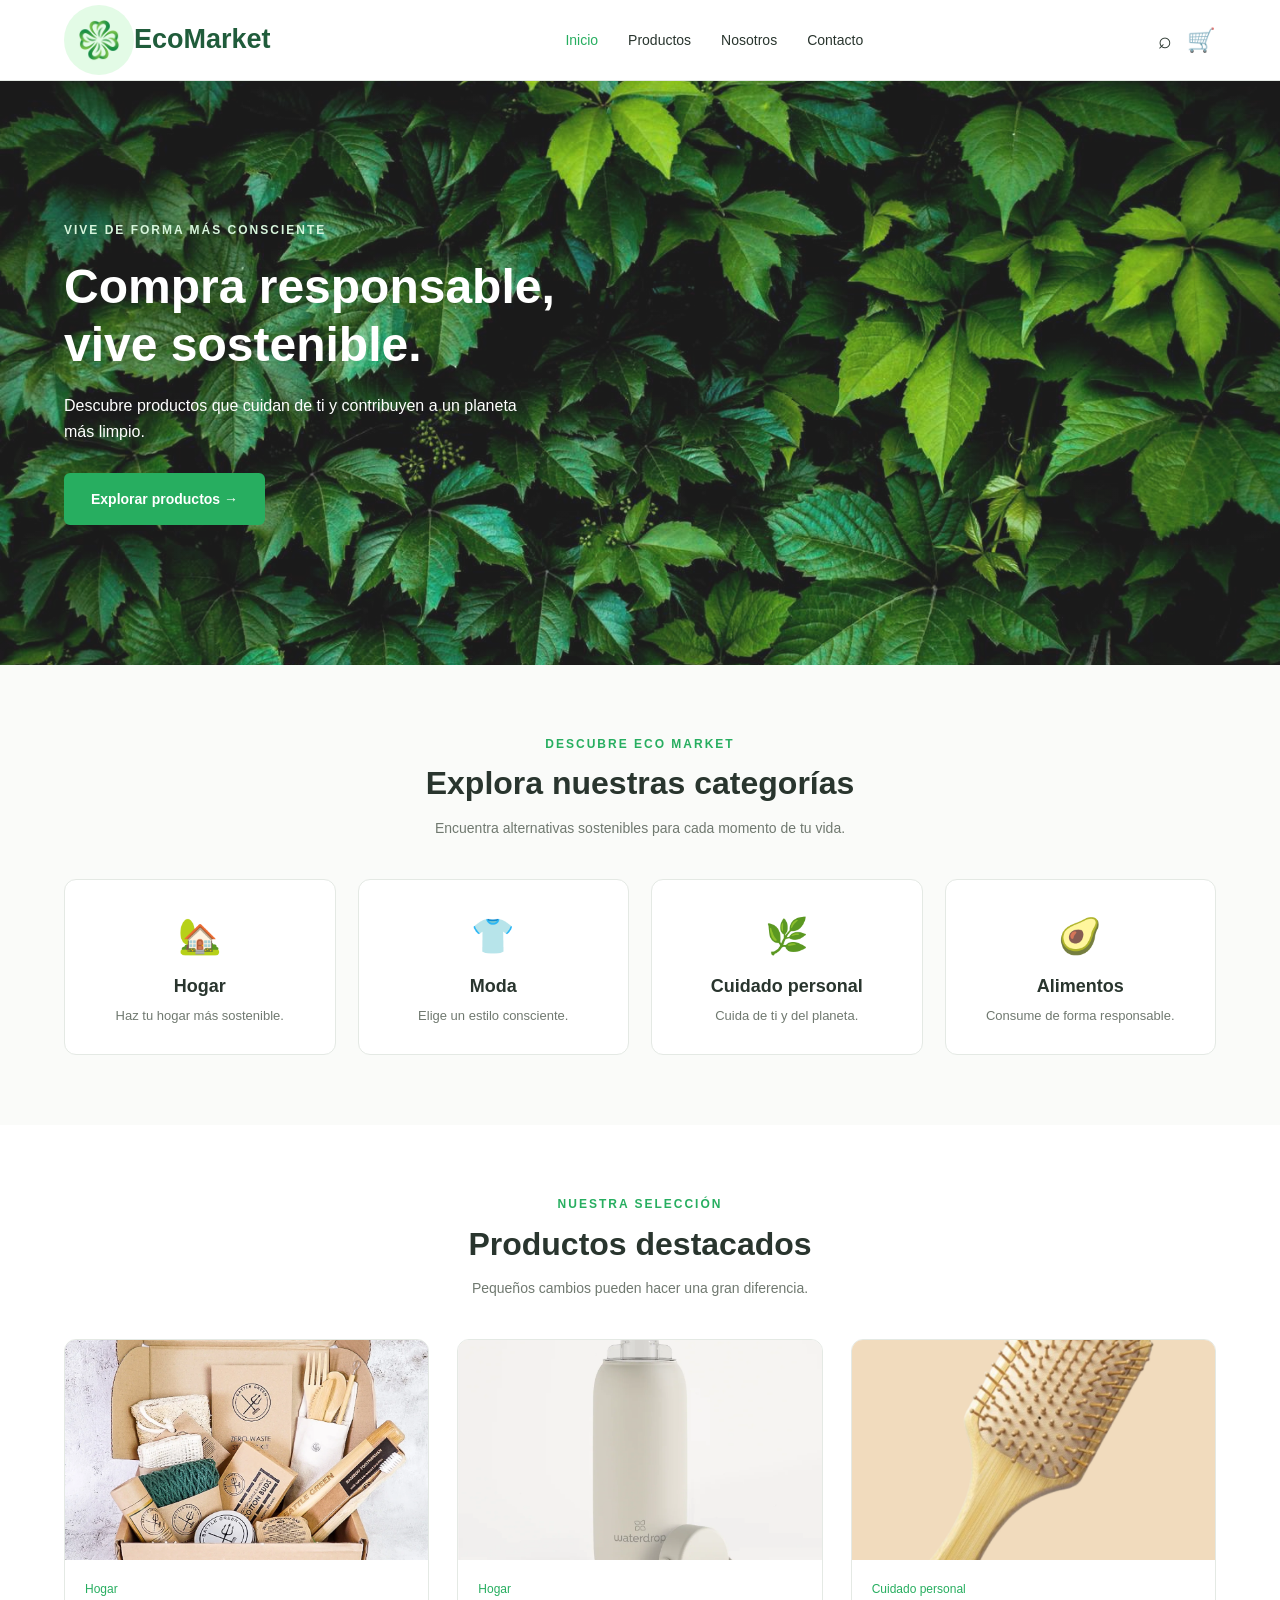
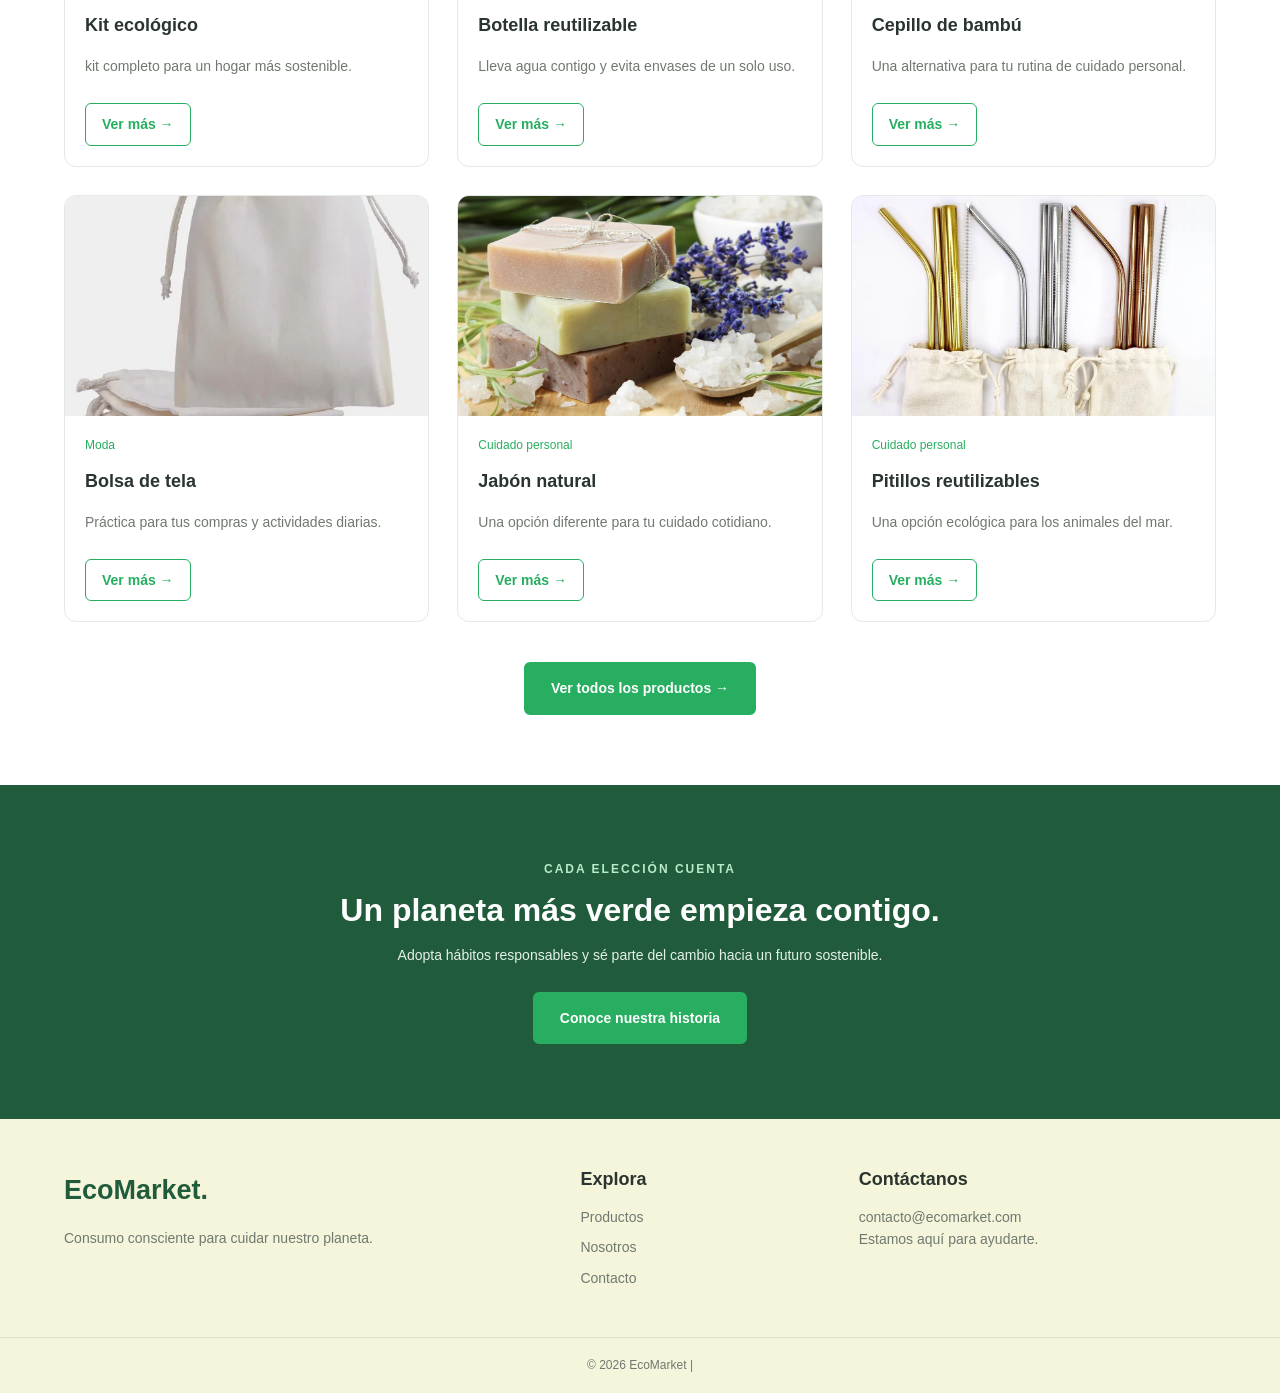
<file: index.html>
<!DOCTYPE html>
<html lang="es">

<head>
    <meta charset="UTF-8">
    <meta name="viewport" content="width=device-width, initial-scale=1.0">

    <meta name="description" content="EcoMarket: productos ecológicos para una vida más sostenible.">

    <title>EcoMarket | Compra responsable</title>

    <link rel="stylesheet" href="css/main.css">
    <link rel="stylesheet" href="css/layout.css">
    <link rel="stylesheet" href="css/components.css">
    <link rel="stylesheet" href="css/animations.css">
</head>

<body>

    <header class="header">
        <div class="contenedor header-contenido">


    <a href="index.html" class="logo">
    <img src="img/icons/logo.png" alt="Logo EcoMarket">
    <span>EcoMarket</span>
    </a>


            <nav class="menu">
                <a href="index.html" class="activo">Inicio</a>
                <a href="views/productos.html">Productos</a>
                <a href="views/sobre-nosotros.html">Nosotros</a>
                <a href="views/contacto.html">Contacto</a>
            </nav>

            <div class="accesos">
                <a href="views/productos.html#buscador"
                   aria-label="Buscar productos">⌕</a>

                <a href="views/productos.html#catalogo"
                   aria-label="Ir al catálogo">🛒</a>
            </div>

        </div>
    </header>



    <main>

        <section class="hero">
            <div class="contenedor hero-contenido">

                <p class="etiqueta">VIVE DE FORMA MÁS CONSCIENTE</p>

                <h1>Compra responsable,<br>vive sostenible.</h1>

                <p>
                    Descubre productos que cuidan de ti
                    y contribuyen a un planeta más limpio.
                </p>

                <a href="views/productos.html" class="boton">
                    Explorar productos →
                </a>

            </div>
        </section>

        <section class="categorias seccion">
            <div class="contenedor">

                <div class="titulo-seccion">
                    <p class="etiqueta">DESCUBRE ECO MARKET</p>
                    <h2>Explora nuestras categorías</h2>
                    <p>
                        Encuentra alternativas sostenibles
                        para cada momento de tu vida.
                    </p>
                </div>

                <div class="categorias-grid">

                    <a href="views/productos.html#hogar"
                       class="categoria">
                        <span>🏡</span>
                        <h3>Hogar</h3>
                        <p>Haz tu hogar más sostenible.</p>
                    </a>

                    <a href="views/productos.html#moda"
                       class="categoria">
                        <span>👕</span>
                        <h3>Moda</h3>
                        <p>Elige un estilo consciente.</p>
                    </a>

                    <a href="views/productos.html#cuidado"
                       class="categoria">
                        <span>🌿</span>
                        <h3>Cuidado personal</h3>
                        <p>Cuida de ti y del planeta.</p>
                    </a>

                    <a href="views/productos.html#alimentos"
                       class="categoria">
                        <span>🥑</span>
                        <h3>Alimentos</h3>
                        <p>Consume de forma responsable.</p>
                    </a>

                </div>

            </div>
        </section>

        <section class="productos seccion">
            <div class="contenedor">

                <div class="titulo-seccion">
                    <p class="etiqueta">NUESTRA SELECCIÓN</p>
                    <h2>Productos destacados</h2>
                    <p>
                        Pequeños cambios pueden hacer
                        una gran diferencia.
                    </p>
                </div>

                <div class="productos-grid">

                    <article class="tarjeta-producto">
                        <img src="img/products/kit-ecologico.jpg"
                             alt="Kit ecológico para el hogar">

                        <div class="producto-info">
                            <p class="categoria-producto">Hogar</p>
                            <h3>Kit ecológico</h3>
                            <p>
                                kit completo para un hogar más sostenible.
                            </p>
                            <a href="views/productos.html"
                               class="boton-secundario">Ver más →</a>
                        </div>
                    </article>

                    <article class="tarjeta-producto">
                        <img src="img/products/botella.jpg"
                             alt="Botella reutilizable para agua">

                        <div class="producto-info">
                            <p class="categoria-producto">Hogar</p>
                            <h3>Botella reutilizable</h3>
                            <p>
                                Lleva agua contigo y evita
                                envases de un solo uso.
                            </p>
                            <a href="views/productos.html"
                               class="boton-secundario">Ver más →</a>
                        </div>
                    </article>

                    <article class="tarjeta-producto">
                        <img src="img/products/cepillo.jpg"
                             alt="Cepillo de dientes de bambú">

                        <div class="producto-info">
                            <p class="categoria-producto">Cuidado personal</p>
                            <h3>Cepillo de bambú</h3>
                            <p>
                                Una alternativa para tu rutina
                                de cuidado personal.
                            </p>
                            <a href="views/productos.html"
                               class="boton-secundario">Ver más →</a>
                        </div>
                    </article>

                    <article class="tarjeta-producto">
                        <img src="img/products/bolsa-tela.jpg"
                             alt="Bolsa de tela reutilizable">

                        <div class="producto-info">
                            <p class="categoria-producto">Moda</p>
                            <h3>Bolsa de tela</h3>
                            <p>
                                Práctica para tus compras
                                y actividades diarias.
                            </p>
                            <a href="views/productos.html"
                               class="boton-secundario">Ver más →</a>
                        </div>
                    </article>

                    <article class="tarjeta-producto">
                        <img src="img/products/jabon-natural.jpg"
                             alt="Jabón de ingredientes naturales">

                        <div class="producto-info">
                            <p class="categoria-producto">Cuidado personal</p>
                            <h3>Jabón natural</h3>
                            <p>
                                Una opción diferente para
                                tu cuidado cotidiano.
                            </p>
                            <a href="views/productos.html"
                               class="boton-secundario">Ver más →</a>
                        </div>
                    </article>

                    <article class="tarjeta-producto">
                        <img src="img/products/pitillos-reutilizables.jpg"
                             alt="Pitillos reutilizables">

                        <div class="producto-info">
                            <p class="categoria-producto">Cuidado personal</p>
                            <h3>Pitillos reutilizables</h3>
                            <p>
                                Una opción ecológica para los animales del mar.
                            </p>
                            <a href="views/productos.html"
                               class="boton-secundario">Ver más →</a>
                        </div>
                    </article>

                </div>

                <div class="centrar">
                    <a href="views/productos.html" class="boton">
                        Ver todos los productos →
                    </a>
                </div>

            </div>
        </section>


        <section class="mensaje-ecologico">
            <div class="contenedor">

                <p class="etiqueta">CADA ELECCIÓN CUENTA</p>

                <h2>Un planeta más verde empieza contigo.</h2>

                <p>
                    Adopta hábitos responsables y sé parte
                    del cambio hacia un futuro sostenible.
                </p>

                <a href="views/sobre-nosotros.html" class="boton">
                    Conoce nuestra historia
                </a>

            </div>
        </section>

    </main>


    <footer class="footer">
        <div class="contenedor footer-grid">

            <div class="footer-marca">
                <a href="index.html" class="logo logo-footer">
                    EcoMarket<span>.</span>
                </a>

                <p>
                    Consumo consciente para cuidar
                    nuestro planeta.
                </p>
            </div>

            <div class="footer-enlaces">
                <h3>Explora</h3>
                <a href="views/productos.html">Productos</a>
                <a href="views/sobre-nosotros.html">Nosotros</a>
                <a href="views/contacto.html">Contacto</a>
            </div>

            <div class="footer-contacto">
                <h3>Contáctanos</h3>
                <p>contacto@ecomarket.com</p>
                <p>Estamos aquí para ayudarte.</p>
            </div>

        </div>

        <div class="footer-final">
            <p>© 2026 EcoMarket | </p>
        </div>
    </footer>

</body>
</html>
</file>
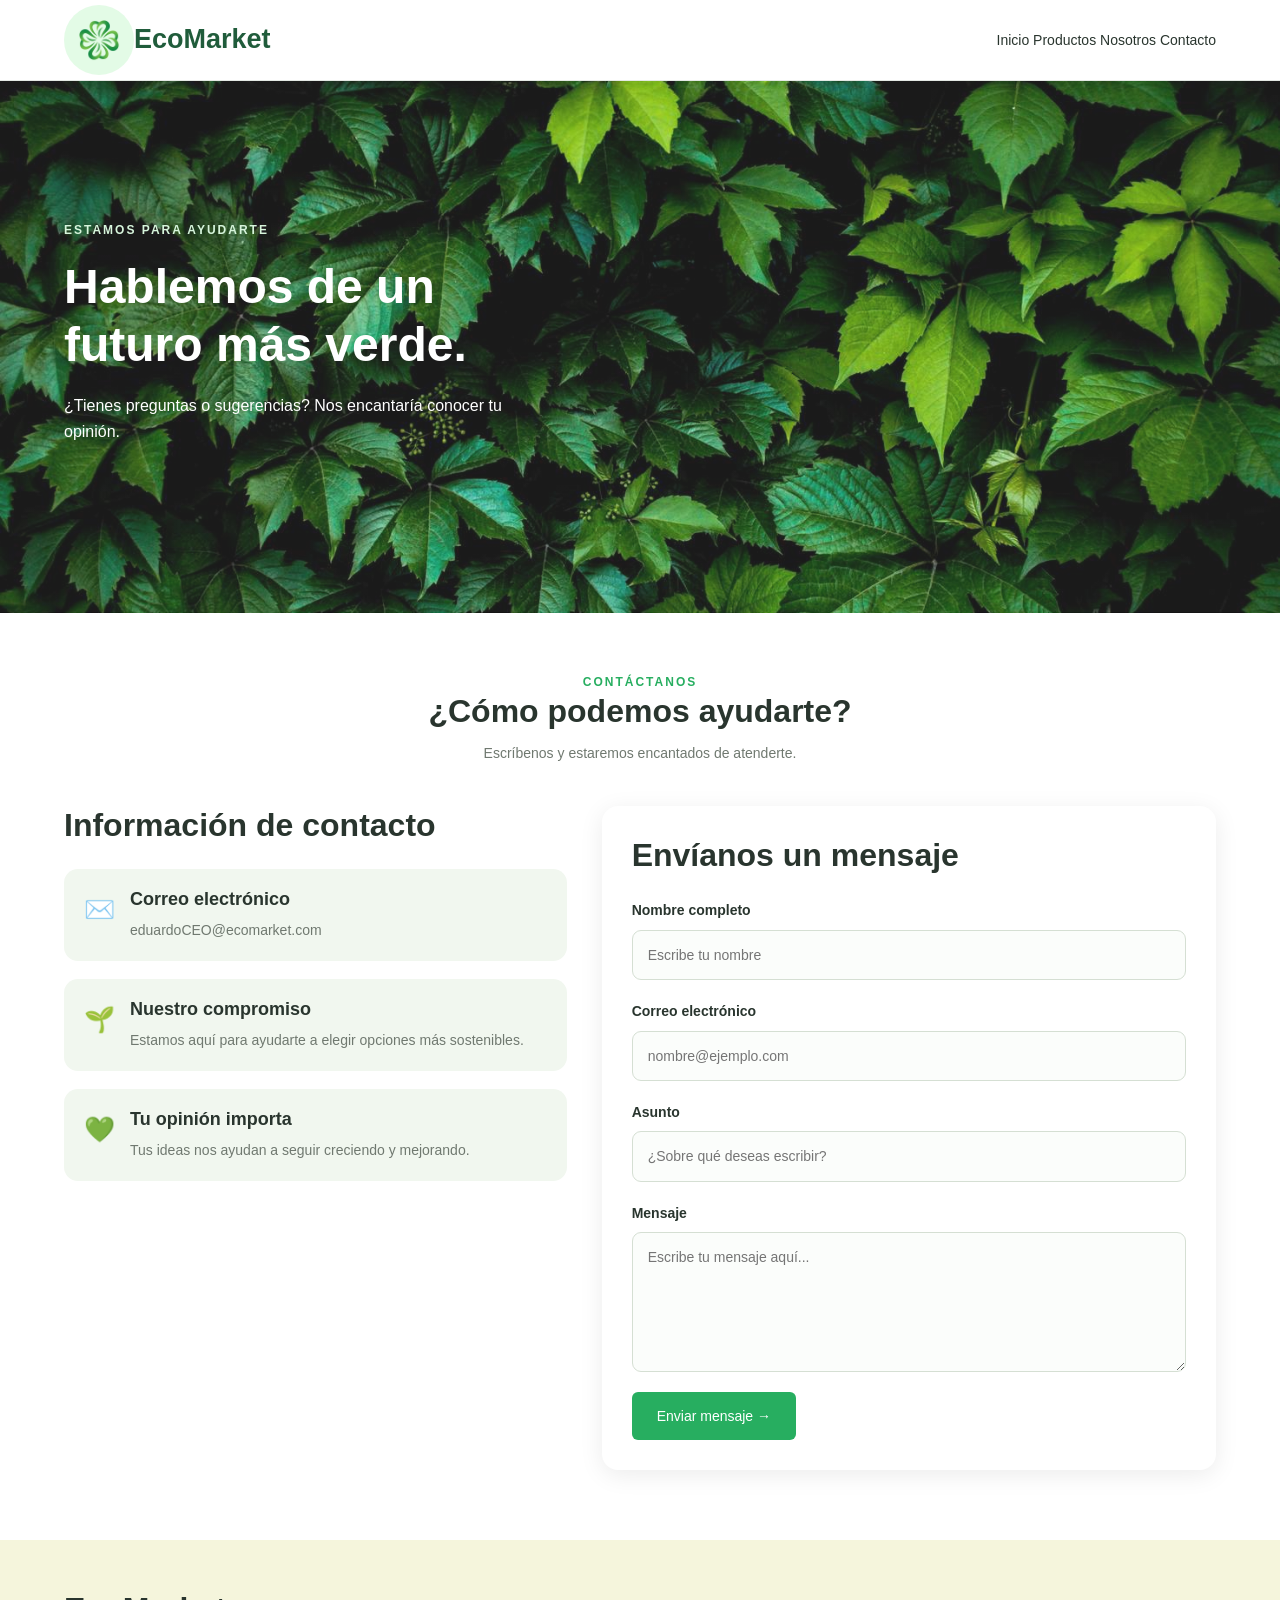
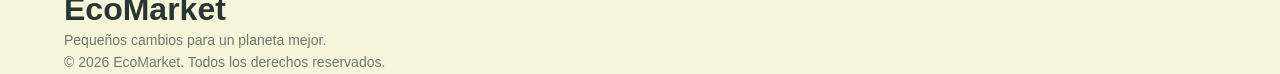
<file: views/contacto.html>
<!DOCTYPE html>
<html lang="es">
<head>
    <meta charset="UTF-8">
    <meta name="viewport" content="width=device-width, initial-scale=1.0">
    <title>Contacto | EcoMarket</title>
    <link rel="stylesheet" href="../css/main.css">
    <link rel="stylesheet" href="../css/layout.css">
    <link rel="stylesheet" href="../css/components.css">
    <link rel="stylesheet" href="../css/animations.css">
</head>
<body>

    <header class="header">
        <div class="contenedor header-contenido">

        <a href="../index.html" class="logo">
                <img src="../img/icons/logo.png"
                <span>EcoMarket</span>
        </a>

            <nav class="navegacion">
                <a href="../index.html">Inicio</a>
                <a href="productos.html">Productos</a>
                <a href="sobre-nosotros.html">Nosotros</a>
                <a href="contacto.html">Contacto</a>
            </nav>
        </div>
    </header>

    <main>
        <section class="hero">
            <div class="contenedor hero-contenido">
                <p class="etiqueta">ESTAMOS PARA AYUDARTE</p>

                <h1>Hablemos de un<br>futuro más verde.</h1>

                <p>
                    ¿Tienes preguntas o sugerencias?
                    Nos encantaría conocer tu opinión.
                </p>
            </div>
        </section>

        <section class="seccion contacto-seccion">
            <div class="contenedor">
                <div class="contacto-encabezado">
                    <p class="etiqueta">CONTÁCTANOS</p>
                    <h2>¿Cómo podemos ayudarte?</h2>
                    <p>
                        Escríbenos y estaremos encantados de atenderte.
                    </p>
                </div>

                <div class="contacto-contenido">
                    <div class="contacto-informacion">
                        <h2>Información de contacto</h2>

                        <article class="contacto-tarjeta">
                            <div class="contacto-icono">✉️</div>
                            <div>
                                <h3>Correo electrónico</h3>
                                <p>eduardoCEO@ecomarket.com</p>
                            </div>
                        </article>

                        <article class="contacto-tarjeta">
                            <div class="contacto-icono">🌱</div>
                            <div>
                                <h3>Nuestro compromiso</h3>
                                <p>
                                    Estamos aquí para ayudarte a elegir
                                    opciones más sostenibles.
                                </p>
                            </div>
                        </article>

                        <article class="contacto-tarjeta">
                            <div class="contacto-icono">💚</div>
                            <div>
                                <h3>Tu opinión importa</h3>
                                <p>
                                    Tus ideas nos ayudan a seguir creciendo
                                    y mejorando.
                                </p>
                            </div>
                        </article>
                    </div>

                    <div class="formulario-contenedor">
                        <h2>Envíanos un mensaje</h2>

                        <form class="formulario-contacto" action="#" method="post">
                            <div class="campo-formulario">
                                <label for="nombre">Nombre completo</label>
                                <input
                                    type="text"
                                    id="nombre"
                                    name="nombre"
                                    placeholder="Escribe tu nombre"
                                    required
                                >
                            </div>

                            <div class="campo-formulario">
                                <label for="correo">Correo electrónico</label>
                                <input
                                    type="email"
                                    id="correo"
                                    name="correo"
                                    placeholder="nombre@ejemplo.com"
                                    required
                                >
                            </div>

                            <div class="campo-formulario">
                                <label for="asunto">Asunto</label>
                                <input
                                    type="text"
                                    id="asunto"
                                    name="asunto"
                                    placeholder="¿Sobre qué deseas escribir?"
                                    required
                                >
                            </div>

                            <div class="campo-formulario">
                                <label for="mensaje">Mensaje</label>
                                <textarea
                                    id="mensaje"
                                    name="mensaje"
                                    rows="5"
                                    placeholder="Escribe tu mensaje aquí..."
                                    required
                                ></textarea>
                            </div>

                            <button type="submit" class="boton">
                                Enviar mensaje →
                            </button>
                        </form>
                    </div>
                </div>
            </div>
        </section>
    </main>

    <footer class="footer">
        <div class="contenedor">
            <h2>EcoMarket</h2>
            <p>Pequeños cambios para un planeta mejor.</p>
            <p>© 2026 EcoMarket. Todos los derechos reservados.</p>
        </div>
    </footer>

</body>
</html>
</file>
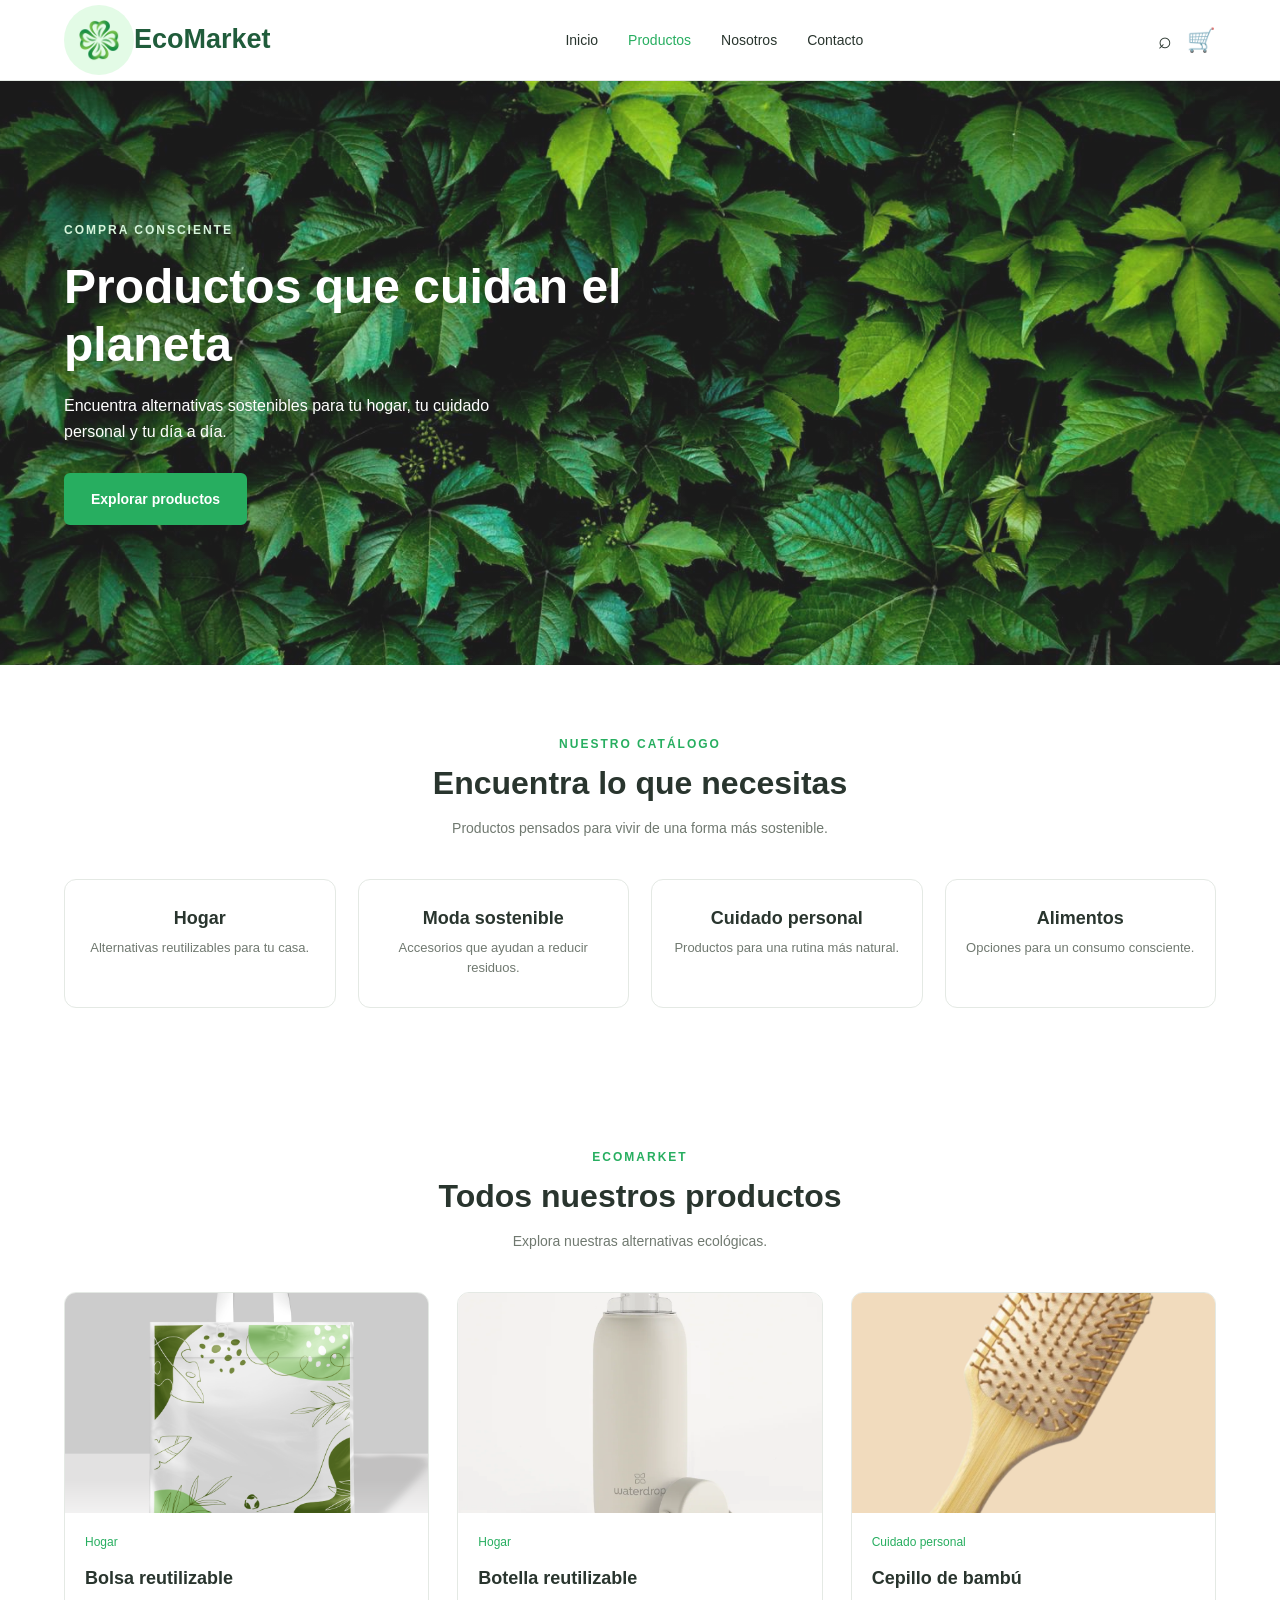
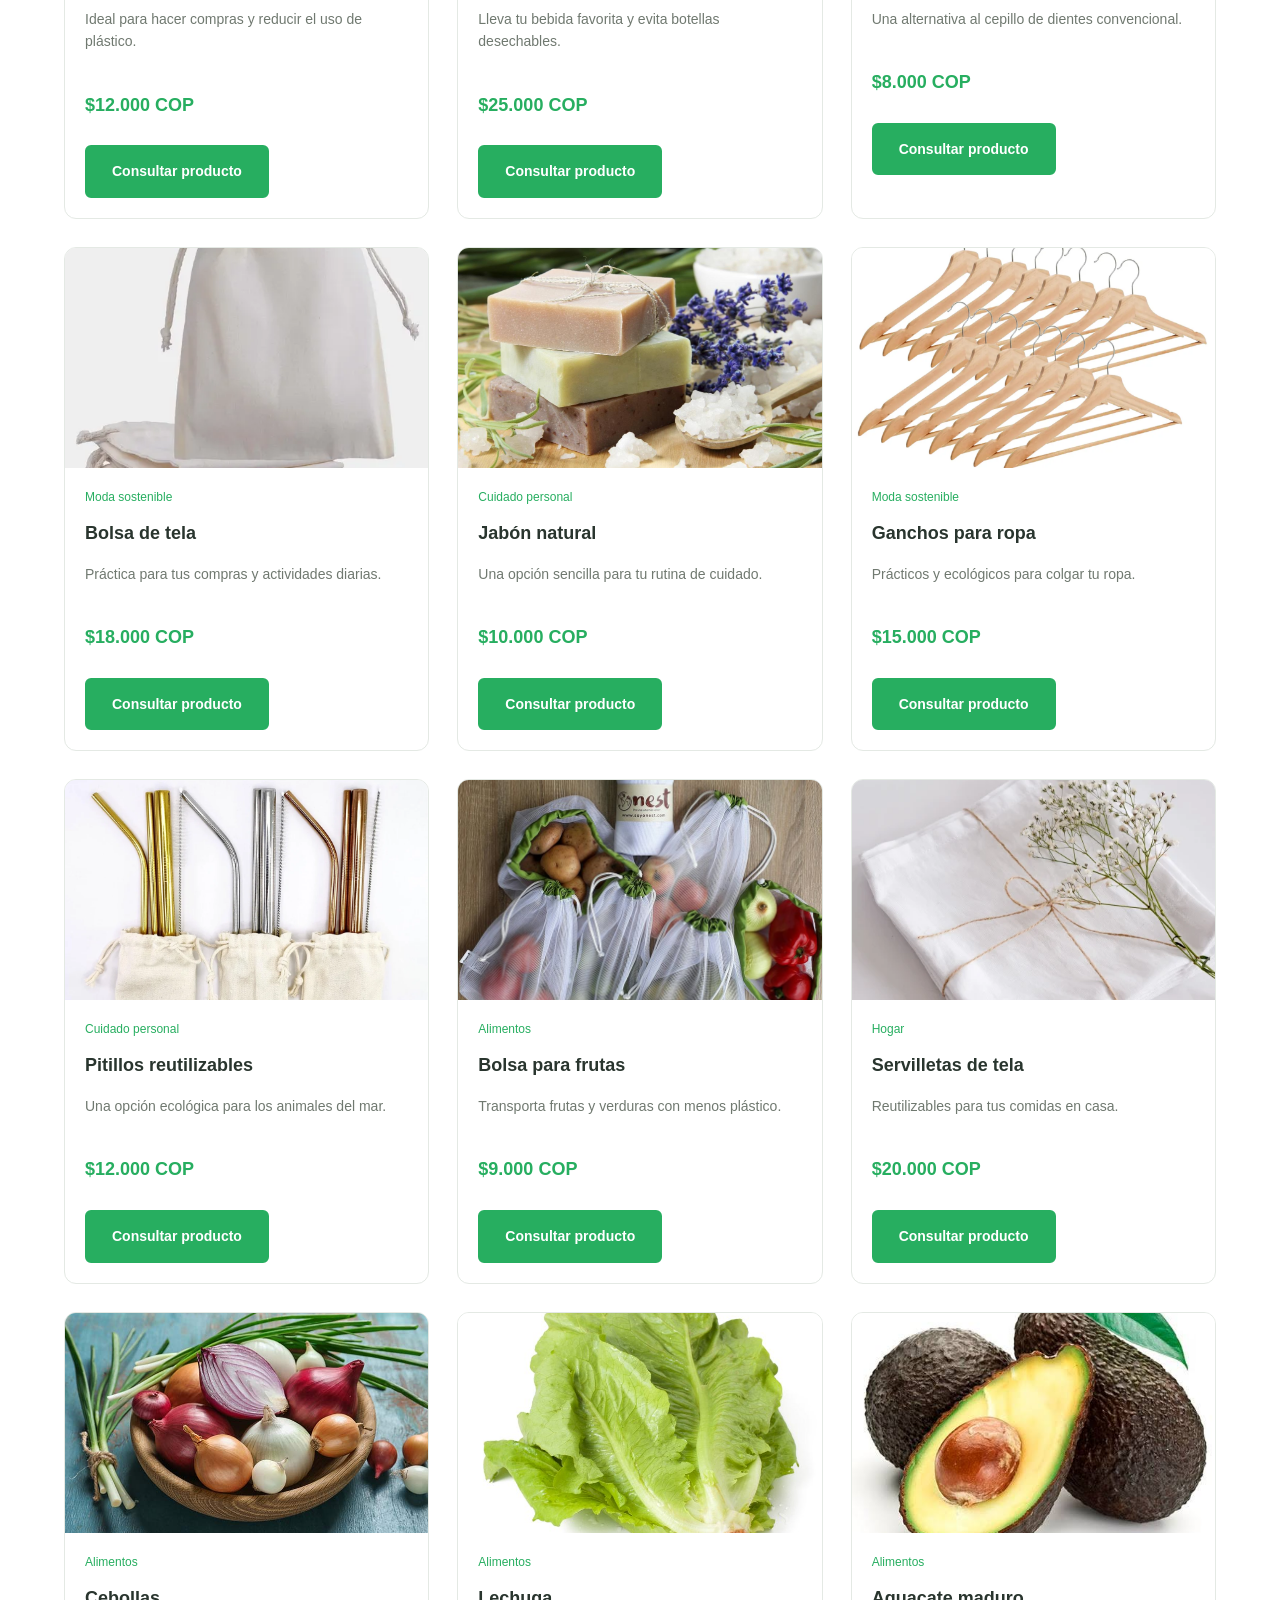
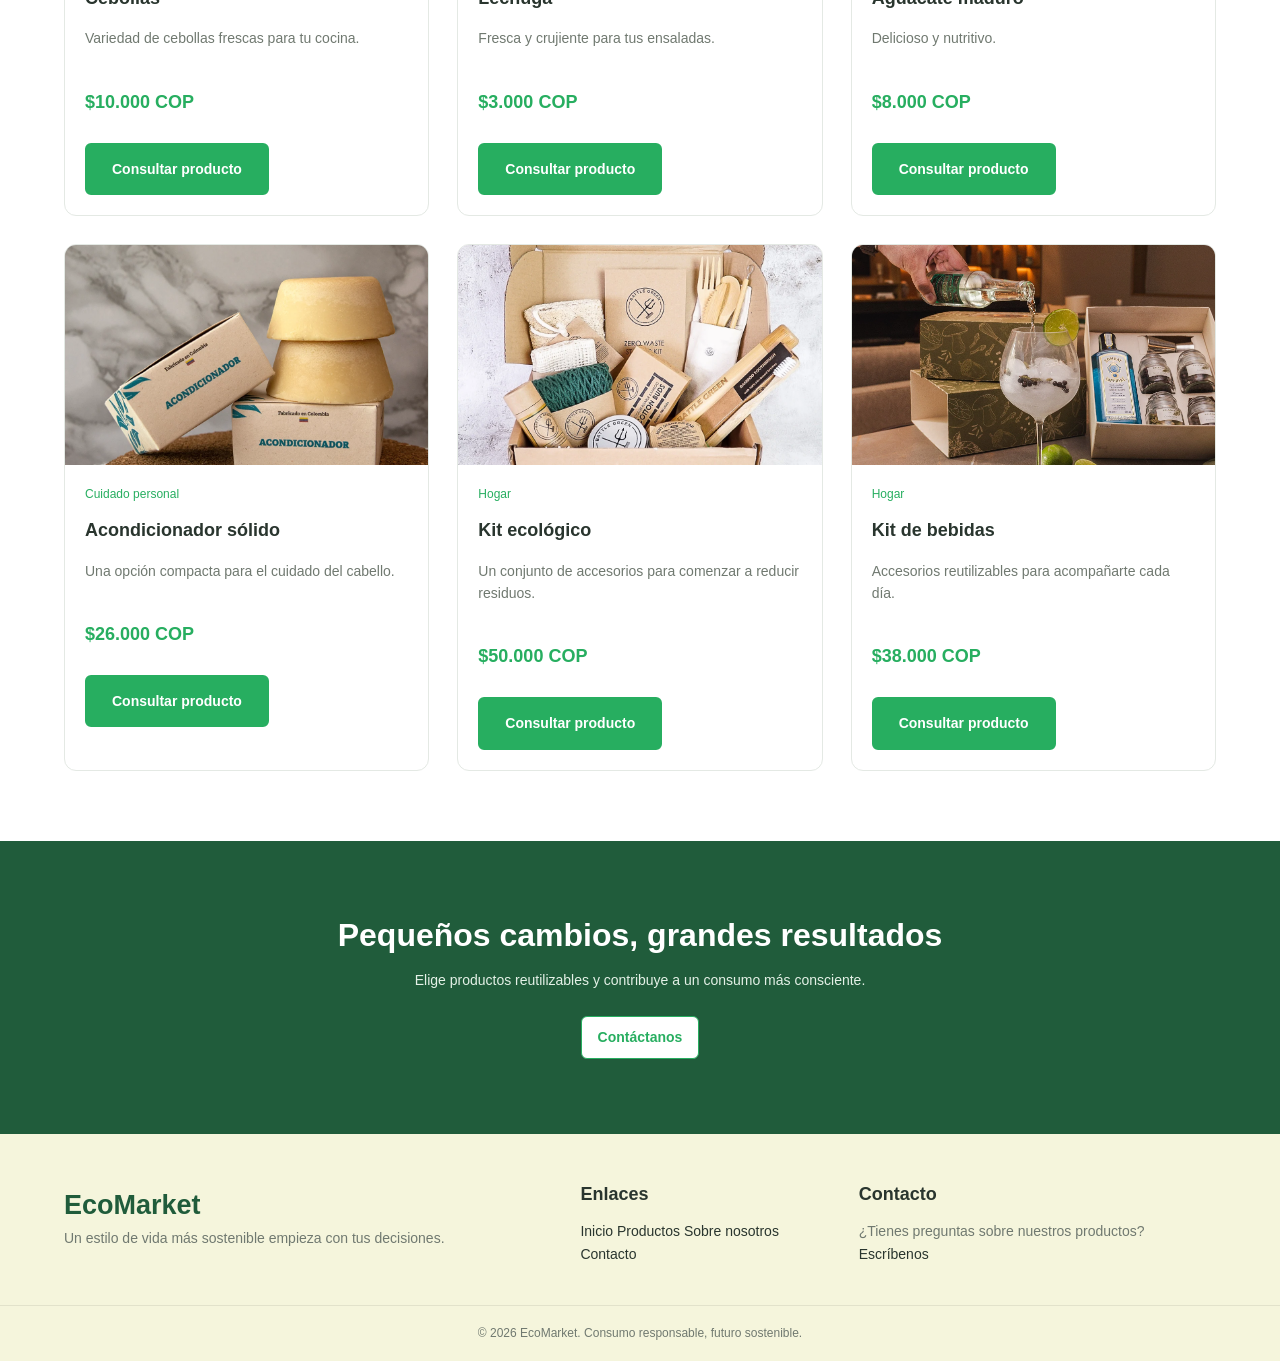
<file: views/productos.html>
<!DOCTYPE html>
<html lang="es">
<head>
    <meta charset="UTF-8">
    <meta name="viewport" content="width=device-width, initial-scale=1.0">
    <meta name="description" content="Descubre los productos ecológicos de EcoMarket para un estilo de vida sostenible.">
    <title>Productos | EcoMarket</title>
    <link rel="stylesheet" href="../css/main.css">
    <link rel="stylesheet" href="../css/layout.css">
    <link rel="stylesheet" href="../css/components.css">
    <link rel="stylesheet" href="../css/animations.css">
</head>
<body>

    <header class="header">
        <div class="contenedor header-contenido">

        <a href="../index.html" class="logo">
            <img src="../img/icons/logo.png"
            <span>EcoMarket</span>
        </a>

            <nav class="menu">
                <a href="../index.html">Inicio</a>
                <a href="productos.html" class="activo">Productos</a>
                <a href="sobre-nosotros.html">Nosotros</a>
                <a href="contacto.html">Contacto</a>
            </nav>

            <div class="accesos">
                <a href="views/productos.html#buscador"
                   aria-label="Buscar productos">⌕</a>

                <a href="views/productos.html#catalogo"
                   aria-label="Ir al catálogo">🛒</a>
            </div>
        </div>
    </header>

    <main>
        <section class="hero">
            <div class="contenedor hero-contenido">
                <p class="etiqueta">Compra consciente</p>
                <h1>Productos que cuidan el planeta</h1>
                <p>Encuentra alternativas sostenibles para tu hogar, tu cuidado personal y tu día a día.</p>
                <a href="#catalogo" class="boton">Explorar productos</a>
            </div>
        </section>

        <section class="seccion" id="buscador">
            <div class="contenedor">
                <div class="titulo-seccion">
                    <p class="etiqueta">Nuestro catálogo</p>
                    <h2>Encuentra lo que necesitas</h2>
                    <p>Productos pensados para vivir de una forma más sostenible.</p>
                </div>

                <div class="categorias-grid">
                    <a href="#hogar" class="categoria">
                        <h3>Hogar</h3>
                        <p>Alternativas reutilizables para tu casa.</p>
                    </a>

                    <a href="#moda" class="categoria">
                        <h3>Moda sostenible</h3>
                        <p>Accesorios que ayudan a reducir residuos.</p>
                    </a>

                    <a href="#cuidado" class="categoria">
                        <h3>Cuidado personal</h3>
                        <p>Productos para una rutina más natural.</p>
                    </a>

                    <a href="#alimentos" class="categoria">
                        <h3>Alimentos</h3>
                        <p>Opciones para un consumo consciente.</p>
                    </a>
                </div>
            </div>
        </section>

        <section class="seccion" id="catalogo">
            <div class="contenedor">
                <div class="titulo-seccion">
                    <p class="etiqueta">EcoMarket</p>
                    <h2>Todos nuestros productos</h2>
                    <p>Explora nuestras alternativas ecológicas.</p>
                </div>

                <div class="productos-grid">

                    <article class="tarjeta-producto" id="hogar">
                        <img src="../img/products/bolsa-reutilizable.png" alt="Bolsa reutilizable ecológica">
                        <div class="producto-info">
                            <span class="categoria-producto">Hogar</span>
                            <h3>Bolsa reutilizable</h3>
                            <p>Ideal para hacer compras y reducir el uso de plástico.</p>
                            <p class="precio">$12.000 COP</p>
                            <a href="contacto.html" class="boton">Consultar producto</a>
                        </div>
                    </article>

                    <article class="tarjeta-producto">
                        <img src="../img/products/botella.jpg" alt="Botella reutilizable">
                        <div class="producto-info">
                            <span class="categoria-producto">Hogar</span>
                            <h3>Botella reutilizable</h3>
                            <p>Lleva tu bebida favorita y evita botellas desechables.</p>
                            <p class="precio">$25.000 COP</p>
                            <a href="contacto.html" class="boton">Consultar producto</a>
                        </div>
                    </article>

                    <article class="tarjeta-producto" id="cuidado">
                        <img src="../img/products/cepillo.jpg" alt="Cepillo de dientes de bambú">
                        <div class="producto-info">
                            <span class="categoria-producto">Cuidado personal</span>
                            <h3>Cepillo de bambú</h3>
                            <p>Una alternativa al cepillo de dientes convencional.</p>
                            <p class="precio">$8.000 COP</p>
                            <a href="contacto.html" class="boton">Consultar producto</a>
                        </div>
                    </article>

                    <article class="tarjeta-producto" id="moda">
                        <img src="../img/products/bolsa-tela.jpg" alt="Bolsa de tela ecológica">
                        <div class="producto-info">
                            <span class="categoria-producto">Moda sostenible</span>
                            <h3>Bolsa de tela</h3>
                            <p>Práctica para tus compras y actividades diarias.</p>
                            <p class="precio">$18.000 COP</p>
                            <a href="contacto.html" class="boton">Consultar producto</a>
                        </div>
                    </article>

                    <article class="tarjeta-producto">
                        <img src="../img/products/jabon-natural.jpg" alt="Jabón natural">
                        <div class="producto-info">
                            <span class="categoria-producto">Cuidado personal</span>
                            <h3>Jabón natural</h3>
                            <p>Una opción sencilla para tu rutina de cuidado.</p>
                            <p class="precio">$10.000 COP</p>
                            <a href="contacto.html" class="boton">Consultar producto</a>
                        </div>
                    </article>

                    <article class="tarjeta-producto">
                        <img src="../img/products/ganchos.jpg" alt="Ganchos para ropa">
                        <div class="producto-info">
                            <span class="categoria-producto">Moda sostenible</span>
                            <h3>Ganchos para ropa</h3>
                            <p>Prácticos y ecológicos para colgar tu ropa.</p>
                            <p class="precio">$15.000 COP</p>
                            <a href="contacto.html" class="boton">Consultar producto</a>
                        </div>
                    </article>

                    <article class="tarjeta-producto">
                        <img src="../img/products/pitillos-reutilizables.jpg" alt="Pitillos reutilizables">
                        <div class="producto-info">
                            <span class="categoria-producto">Cuidado personal</span>
                            <h3>Pitillos reutilizables</h3>
                            <p>Una opción ecológica para los animales del mar.</p>
                            <p class="precio">$12.000 COP</p>
                            <a href="contacto.html" class="boton">Consultar producto</a>
                        </div>
                    </article>

                    <article class="tarjeta-producto" id="alimentos">
                        <img src="../img/products/bolsas-para-frutas.jpg" alt="Bolsa para frutas y verduras">
                        <div class="producto-info">
                            <span class="categoria-producto">Alimentos</span>
                            <h3>Bolsa para frutas</h3>
                            <p>Transporta frutas y verduras con menos plástico.</p>
                            <p class="precio">$9.000 COP</p>
                            <a href="contacto.html" class="boton">Consultar producto</a>
                        </div>
                    </article>

                    <article class="tarjeta-producto">
                        <img src="../img/products/servilletas-tela.jpg" alt="Servilletas de tela">
                        <div class="producto-info">
                            <span class="categoria-producto">Hogar</span>
                            <h3>Servilletas de tela</h3>
                            <p>Reutilizables para tus comidas en casa.</p>
                            <p class="precio">$20.000 COP</p>
                            <a href="contacto.html" class="boton">Consultar producto</a>
                        </div>
                    </article>

                    <article class="tarjeta-producto">
                        <img src="../img/products/tipos-cebollas.jpg" alt="Tipos variados de cebollas">
                        <div class="producto-info">
                            <span class="categoria-producto">Alimentos</span>
                            <h3>Cebollas</h3>
                            <p>Variedad de cebollas frescas para tu cocina.</p>
                            <p class="precio">$10.000 COP</p>
                            <a href="contacto.html" class="boton">Consultar producto</a>
                        </div>
                    </article>

                    <article class="tarjeta-producto">
                        <img src="../img/products/lechuga.jpg" alt="Lechuga">
                        <div class="producto-info">
                            <span class="categoria-producto">Alimentos</span>
                            <h3>Lechuga</h3>
                            <p> Fresca y crujiente para tus ensaladas.</p>
                            <p class="precio">$3.000 COP</p>
                            <a href="contacto.html" class="boton">Consultar producto</a>
                        </div>
                    </article>

                    <article class="tarjeta-producto">
                        <img src="../img/products/aguacate.jpg" alt="Aguacate maduro">
                        <div class="producto-info">
                            <span class="categoria-producto">Alimentos</span>
                            <h3>Aguacate maduro</h3>
                            <p>Delicioso y nutritivo.</p>
                            <p class="precio">$8.000 COP</p>
                            <a href="contacto.html" class="boton">Consultar producto</a>
                        </div>
                    </article>

                    <article class="tarjeta-producto">
                        <img src="../img/products/acondicionador-solido.jpg" alt="Acondicionador sólido">
                        <div class="producto-info">
                            <span class="categoria-producto">Cuidado personal</span>
                            <h3>Acondicionador sólido</h3>
                            <p>Una opción compacta para el cuidado del cabello.</p>
                            <p class="precio">$26.000 COP</p>
                            <a href="contacto.html" class="boton">Consultar producto</a>
                        </div>
                    </article>

                    <article class="tarjeta-producto">
                        <img src="../img/products/kit-ecologico.jpg" alt="Kit ecológico">
                        <div class="producto-info">
                            <span class="categoria-producto">Hogar</span>
                            <h3>Kit ecológico</h3>
                            <p>Un conjunto de accesorios para comenzar a reducir residuos.</p>
                            <p class="precio">$50.000 COP</p>
                            <a href="contacto.html" class="boton">Consultar producto</a>
                        </div>
                    </article>

                    <article class="tarjeta-producto">
                        <img src="../img/products/kit-bebidas.jpg" alt="Kit para bebidas reutilizables">
                        <div class="producto-info">
                            <span class="categoria-producto">Hogar</span>
                            <h3>Kit de bebidas</h3>
                            <p>Accesorios reutilizables para acompañarte cada día.</p>
                            <p class="precio">$38.000 COP</p>
                            <a href="contacto.html" class="boton">Consultar producto</a>
                        </div>
                    </article>

                </div>
            </div>
        </section>

        <section class="mensaje-ecologico">
            <div class="contenedor">
                <h2>Pequeños cambios, grandes resultados</h2>
                <p>Elige productos reutilizables y contribuye a un consumo más consciente.</p>
                <a href="contacto.html" class="boton boton-secundario">Contáctanos</a>
            </div>
        </section>
    </main>

    <footer class="footer">
        <div class="contenedor footer-grid">
            <div>
                <a href="../index.html" class="logo">Eco<span>Market</span></a>
                <p>Un estilo de vida más sostenible empieza con tus decisiones.</p>
            </div>

            <div>
                <h3>Enlaces</h3>
                <a href="../index.html">Inicio</a>
                <a href="productos.html">Productos</a>
                <a href="sobre-nosotros.html">Sobre nosotros</a>
                <a href="contacto.html">Contacto</a>
            </div>

            <div>
                <h3>Contacto</h3>
                <p>¿Tienes preguntas sobre nuestros productos?</p>
                <a href="contacto.html">Escríbenos</a>
            </div>
        </div>

        <div class="footer-final">
            <p>© 2026 EcoMarket. Consumo responsable, futuro sostenible.</p>
        </div>
    </footer>

</body>
</html>
</file>
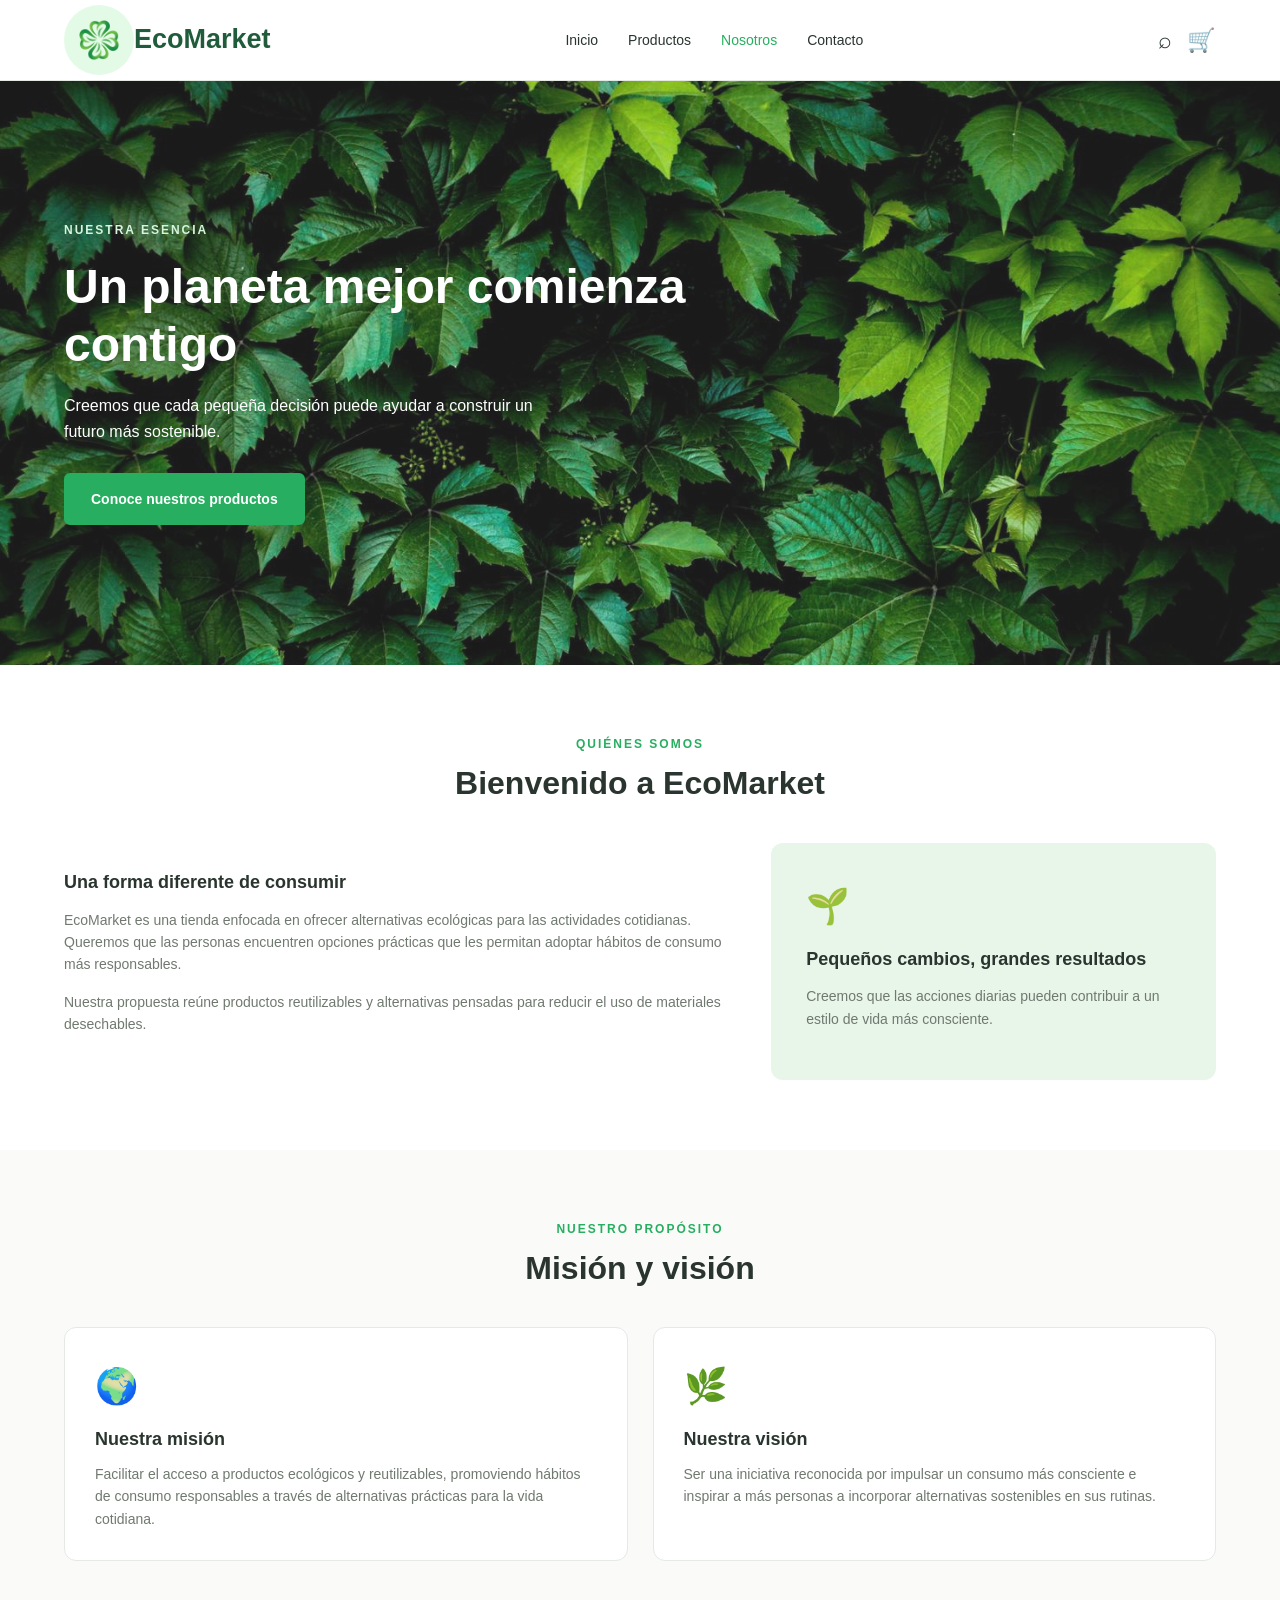
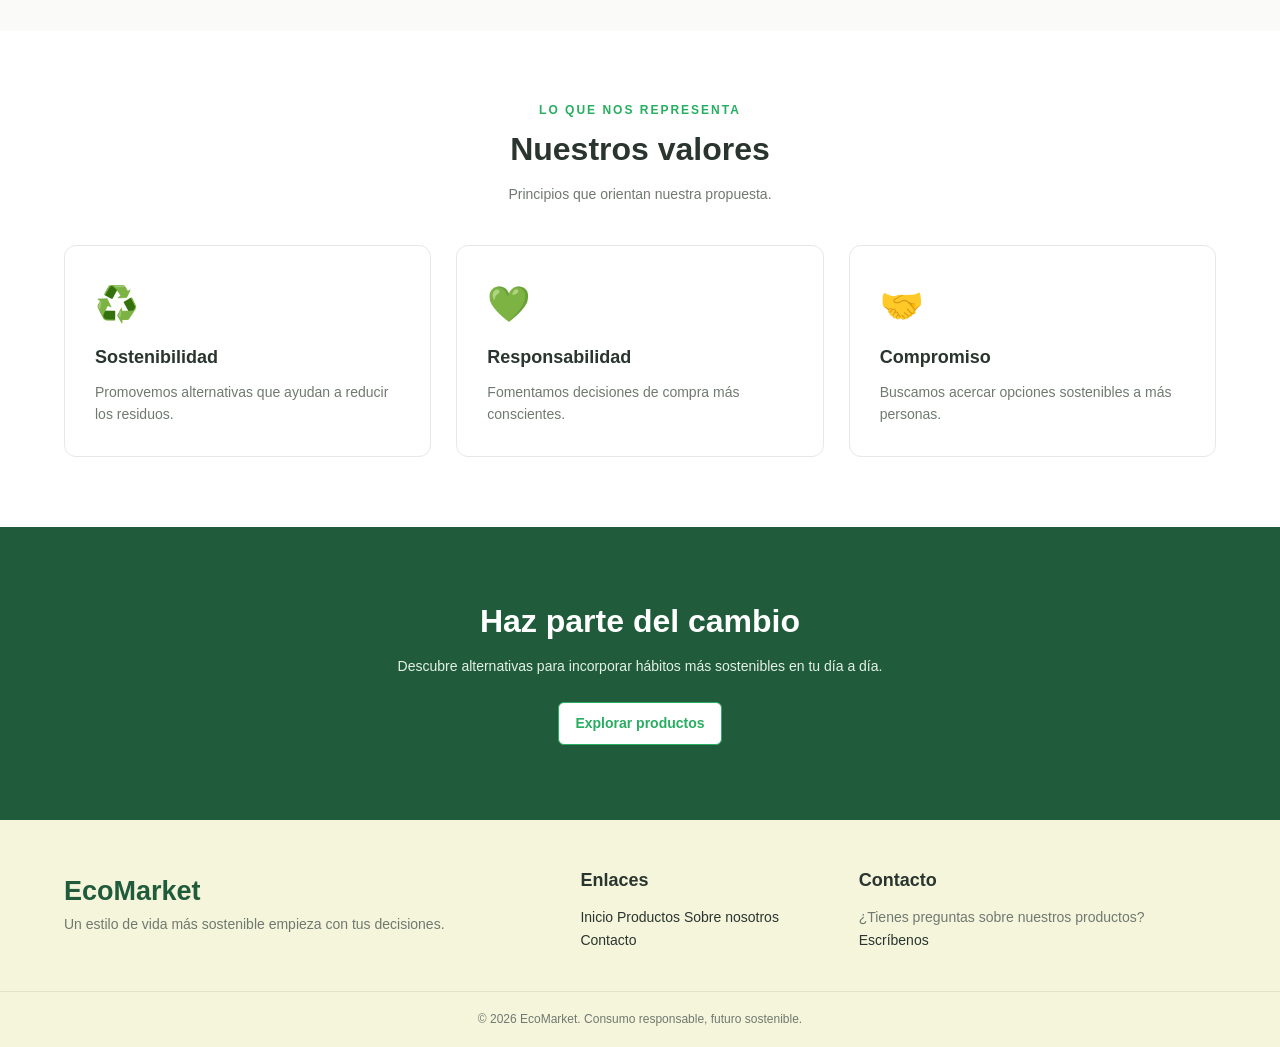
<file: views/sobre-nosotros.html>
<!DOCTYPE html>
<html lang="es">
<head>
    <meta charset="UTF-8">
    <meta name="viewport" content="width=device-width, initial-scale=1.0">
    <meta name="description" content="Conoce la historia, la misión y los valores de EcoMarket.">
    <title>Sobre nosotros | EcoMarket</title>
    <link rel="stylesheet" href="../css/main.css">
    <link rel="stylesheet" href="../css/layout.css">
    <link rel="stylesheet" href="../css/components.css">
    <link rel="stylesheet" href="../css/animations.css">
</head>
<body>

    <header class="header">
        <div class="contenedor header-contenido">
        
        <a href="../index.html" class="logo">
                <img src="../img/icons/logo.png"
                <span>EcoMarket</span>
        </a>

            <nav class="menu">
                <a href="../index.html">Inicio</a>
                <a href="productos.html">Productos</a>
                <a href="sobre-nosotros.html" class="activo">Nosotros</a>
                <a href="contacto.html">Contacto</a>
            </nav>

            <div class="accesos">
                <a href="views/productos.html#buscador"
                   aria-label="Buscar productos">⌕</a>

                <a href="views/productos.html#catalogo"
                   aria-label="Ir al catálogo">🛒</a>
            </div>
        </div>
    </header>

    <main>
        <section class="hero">
            <div class="contenedor hero-contenido">
                <p class="etiqueta">Nuestra esencia</p>
                <h1>Un planeta mejor comienza contigo</h1>
                <p>Creemos que cada pequeña decisión puede ayudar a construir un futuro más sostenible.</p>
                <a href="productos.html" class="boton">Conoce nuestros productos</a>
            </div>
        </section>

        <section class="seccion">
            <div class="contenedor">
                <div class="titulo-seccion">
                    <p class="etiqueta">Quiénes somos</p>
                    <h2>Bienvenido a EcoMarket</h2>
                </div>

                <div class="nosotros-contenido">
                    <div>
                        <h3>Una forma diferente de consumir</h3>
                        <p>EcoMarket es una tienda enfocada en ofrecer alternativas ecológicas para las actividades cotidianas. Queremos que las personas encuentren opciones prácticas que les permitan adoptar hábitos de consumo más responsables.</p>
                        <p>Nuestra propuesta reúne productos reutilizables y alternativas pensadas para reducir el uso de materiales desechables.</p>
                    </div>

                    <div class="nosotros-destacado">
                        <span class="nosotros-icono">🌱</span>
                        <h3>Pequeños cambios, grandes resultados</h3>
                        <p>Creemos que las acciones diarias pueden contribuir a un estilo de vida más consciente.</p>
                    </div>
                </div>
            </div>
        </section>

        <section class="seccion nosotros-fondo">
            <div class="contenedor">
                <div class="titulo-seccion">
                    <p class="etiqueta">Nuestro propósito</p>
                    <h2>Misión y visión</h2>
                </div>

                <div class="nosotros-tarjetas">
                    <article class="nosotros-tarjeta">
                        <span class="nosotros-icono">🌍</span>
                        <h3>Nuestra misión</h3>
                        <p>Facilitar el acceso a productos ecológicos y reutilizables, promoviendo hábitos de consumo responsables a través de alternativas prácticas para la vida cotidiana.</p>
                    </article>

                    <article class="nosotros-tarjeta">
                        <span class="nosotros-icono">🌿</span>
                        <h3>Nuestra visión</h3>
                        <p>Ser una iniciativa reconocida por impulsar un consumo más consciente e inspirar a más personas a incorporar alternativas sostenibles en sus rutinas.</p>
                    </article>
                </div>
            </div>
        </section>

        <section class="seccion">
            <div class="contenedor">
                <div class="titulo-seccion">
                    <p class="etiqueta">Lo que nos representa</p>
                    <h2>Nuestros valores</h2>
                    <p>Principios que orientan nuestra propuesta.</p>
                </div>

                <div class="valores-grid">
                    <article class="valor">
                        <span class="nosotros-icono">♻️</span>
                        <h3>Sostenibilidad</h3>
                        <p>Promovemos alternativas que ayudan a reducir los residuos.</p>
                    </article>

                    <article class="valor">
                        <span class="nosotros-icono">💚</span>
                        <h3>Responsabilidad</h3>
                        <p>Fomentamos decisiones de compra más conscientes.</p>
                    </article>

                    <article class="valor">
                        <span class="nosotros-icono">🤝</span>
                        <h3>Compromiso</h3>
                        <p>Buscamos acercar opciones sostenibles a más personas.</p>
                    </article>
                </div>
            </div>
        </section>

        <section class="mensaje-ecologico">
            <div class="contenedor">
                <h2>Haz parte del cambio</h2>
                <p>Descubre alternativas para incorporar hábitos más sostenibles en tu día a día.</p>
                <a href="productos.html" class="boton boton-secundario">Explorar productos</a>
            </div>
        </section>
    </main>

    <footer class="footer">
        <div class="contenedor footer-grid">
            <div>
                <a href="../index.html" class="logo">Eco<span>Market</span></a>
                <p>Un estilo de vida más sostenible empieza con tus decisiones.</p>
            </div>

            <div>
                <h3>Enlaces</h3>
                <a href="../index.html">Inicio</a>
                <a href="productos.html">Productos</a>
                <a href="sobre-nosotros.html">Sobre nosotros</a>
                <a href="contacto.html">Contacto</a>
            </div>

            <div>
                <h3>Contacto</h3>
                <p>¿Tienes preguntas sobre nuestros productos?</p>
                <a href="contacto.html">Escríbenos</a>
            </div>
        </div>

        <div class="footer-final">
            <p>© 2026 EcoMarket. Consumo responsable, futuro sostenible.</p>
        </div>
    </footer>

</body>
</html>
</file>
<file: css/main.css>
:root {
    --verde-principal: #2ecc71;
    --verde-oscuro: #27ae60;
    --verde-profundo: #205c3b;
    --verde-claro: #e8f5e9;

    --beige: #f5f5dc;
    --fondo: #fafbf9;
    --blanco: #ffffff;

    --texto: #29352e;
    --texto-secundario: #707970;
    --borde: #e4e9e4;
}

* {
    margin: 0;
    padding: 0;
    box-sizing: border-box;
}

html {
    scroll-behavior: smooth;
}

body {
    font-family: Arial, Helvetica, sans-serif;
    font-size: 14px;
    line-height: 1.6;
    color: var(--texto);
    background-color: var(--blanco);
}

img {
    display: block;
    max-width: 100%;
}

a {
    color: inherit;
    text-decoration: none;
}

h1,
h2,
h3 {
    line-height: 1.2;
    font-weight: 700;
}

h1 {
    font-size: 48px;
}

h2 {
    font-size: 32px;
}

h3 {
    font-size: 18px;
}

p {
    color: var(--texto-secundario);
}

button,
input,
textarea,
select {
    font: inherit;
}

.contenedor {
    width: 90%;
    max-width: 1200px;
    margin: 0 auto;
}

.seccion {
    padding: 70px 0;
}

.etiqueta {
    color: var(--verde-oscuro);
    font-size: 12px;
    font-weight: bold;
    letter-spacing: 2px;
    text-transform: uppercase;
}

@media (max-width: 600px) {

    h1 {
        font-size: 34px;
    }

    h2 {
        font-size: 26px;
    }

    h3 {
        font-size: 17px;
    }

    .seccion {
        padding: 45px 0;
    }

    .contenedor {
        width: 92%;
    }
}
</file>
<file: css/layout.css>
.header {
    width: 100%;
    background-color: var(--blanco);
    border-bottom: 1px solid var(--borde);
    position: sticky;
    top: 0;
    z-index: 100;
}

.header-contenido {
    min-height: 80px;
    display: flex;
    align-items: center;
    justify-content: space-between;
    gap: 25px;
}

.logo {
    color: var(--verde-profundo);
    font-size: 27px;
    font-weight: bold;
    white-space: nowrap;
}

.logo span {
    color: var(--verde-principal);
}

.menu {
    display: flex;
    align-items: center;
    gap: 30px;
}

.menu a {
    color: var(--texto);
    transition: color 0.3s ease;
}

.menu a:hover,
.menu a.activo {
    color: var(--verde-oscuro);
}

.accesos {
    display: flex;
    align-items: center;
    gap: 15px;
}

.accesos a {
    font-size: 23px;
}

.hero {
    min-height: 500px;
    display: flex;
    align-items: center;
    background-color: #e8f0e5;
    background-image:
        linear-gradient(
            90deg,
            rgba(15, 45, 27, 0.75),
            rgba(15, 45, 27, 0.15)
        ),
        url("../img/hero/background-leaves.jpg");
    background-size: cover;
    background-position: center;
}

.hero-contenido {
    padding-top: 60px;
    padding-bottom: 60px;
}

.hero .etiqueta {
    color: #d7f5dc;
    margin-bottom: 18px;
}

.hero h1 {
    max-width: 650px;
    color: var(--blanco);
    margin-bottom: 20px;
}

.hero-contenido > p:not(.etiqueta) {
    max-width: 480px;
    color: var(--blanco);
    font-size: 16px;
    margin-bottom: 28px;
}

.titulo-seccion {
    text-align: center;
    margin-bottom: 40px;
}

.titulo-seccion .etiqueta {
    margin-bottom: 10px;
}

.titulo-seccion h2 {
    margin-bottom: 14px;
}

.titulo-seccion > p:last-child {
    max-width: 550px;
    margin: 0 auto;
}

.categorias {
    background-color: var(--fondo);
}

.categorias-grid {
    display: grid;
    grid-template-columns: repeat(4, 1fr);
    gap: 22px;
}

.categoria {
    padding: 28px 18px;
    text-align: center;
    background-color: var(--blanco);
    border: 1px solid var(--borde);
    border-radius: 12px;
}

.categoria span {
    display: block;
    font-size: 35px;
    margin-bottom: 12px;
}

.categoria h3 {
    margin-bottom: 8px;
}

.categoria p {
    font-size: 13px;
}

.productos-grid {
    display: grid;
    grid-template-columns: repeat(3, minmax(0, 1fr));
    gap: 28px;
}

.tarjeta-producto {
    min-width: 0;
    overflow: hidden;
    background-color: var(--blanco);
    border: 1px solid var(--borde);
    border-radius: 12px;
}

.tarjeta-producto img {
    width: 100%;
    height: 220px;
    object-fit: cover;
}

.producto-info {
    padding: 20px;
}

.categoria-producto {
    color: var(--verde-oscuro);
    font-size: 12px;
    margin-bottom: 8px;
}

.producto-info h3 {
    margin-bottom: 10px;
}

.producto-info > p:not(.categoria-producto) {
    margin-bottom: 18px;
}

.centrar {
    display: flex;
    justify-content: center;
    margin-top: 40px;
}

.mensaje-ecologico {
    padding: 75px 0;
    text-align: center;
    background-color: var(--verde-profundo);
}

.mensaje-ecologico .etiqueta {
    color: #b9ebc9;
    margin-bottom: 12px;
}

.mensaje-ecologico h2 {
    color: var(--blanco);
    margin-bottom: 15px;
}

.mensaje-ecologico p:not(.etiqueta) {
    color: #e4f1e7;
    margin-bottom: 25px;
}

.footer {
    background-color: var(--beige);
    padding-top: 50px;
}

.footer-grid {
    display: grid;
    grid-template-columns: 2fr 1fr 1.5fr;
    gap: 40px;
    padding-bottom: 40px;
}

.logo-footer {
    display: inline-block;
    margin-bottom: 15px;
}

.footer-grid h3 {
    margin-bottom: 15px;
}

.footer-enlaces a {
    display: block;
    margin-bottom: 8px;
    color: var(--texto-secundario);
}

.footer-final {
    padding: 18px;
    text-align: center;
    border-top: 1px solid rgba(0, 0, 0, 0.08);
}

.footer-final p {
    font-size: 12px;
}

@media (max-width: 900px) {

    .header-contenido {
        flex-wrap: wrap;
        padding-top: 15px;
        padding-bottom: 15px;
    }

    .menu {
        order: 3;
        width: 100%;
        justify-content: center;
        gap: 22px;
    }

    .categorias-grid {
        grid-template-columns: repeat(2, 1fr);
    }

    .productos-grid {
        grid-template-columns: repeat(2, minmax(0, 1fr));
    }
}

@media (max-width: 600px) {

    .header-contenido {
        gap: 12px;
    }

    .logo {
        font-size: 23px;
    }

    .menu {
        gap: 14px;
        flex-wrap: wrap;
        font-size: 12px;
    }

    .accesos {
        gap: 10px;
    }

    .hero {
        min-height: 420px;
        background-position: center;
    }

    .hero-contenido {
        padding-top: 45px;
        padding-bottom: 45px;
    }

    .hero-contenido > p:not(.etiqueta) {
        font-size: 14px;
    }

    .categorias-grid {
        gap: 12px;
    }

    .categoria {
        padding: 20px 10px;
    }

    .productos-grid {
        grid-template-columns: 1fr;
        gap: 22px;
    }

    .tarjeta-producto img {
        height: 240px;
    }

    .footer-grid {
        grid-template-columns: 1fr;
        gap: 25px;
    }

    .mensaje-ecologico {
        padding: 50px 0;
    }
}

.precio {
    color: var(--verde-oscuro);
    font-size: 18px;
    font-weight: bold;
    margin: 12px 0;
}

.producto-info .boton {
    margin-top: 8px;
}

.producto-info {
    display: flex;
    flex-direction: column;
    align-items: flex-start;
    gap: 8px;
}

.producto-info .boton {
    margin-top: auto;
}

.nosotros-contenido {
    display: grid;
    grid-template-columns: 1.5fr 1fr;
    gap: 40px;
    align-items: center;
}

.nosotros-contenido h3 {
    margin-bottom: 15px;
}

.nosotros-contenido p {
    margin-bottom: 15px;
}

.nosotros-destacado {
    background-color: var(--verde-claro);
    padding: 35px;
    border-radius: 12px;
}

.nosotros-icono {
    display: inline-block;
    font-size: 35px;
    margin-bottom: 15px;
}

.nosotros-fondo {
    background-color: var(--fondo);
}

.nosotros-tarjetas {
    display: grid;
    grid-template-columns: repeat(2, 1fr);
    gap: 25px;
}

.nosotros-tarjeta,
.valor {
    background-color: var(--blanco);
    border: 1px solid var(--borde);
    border-radius: 12px;
    padding: 30px;
}

.nosotros-tarjeta h3,
.valor h3 {
    margin-bottom: 12px;
}

.valores-grid {
    display: grid;
    grid-template-columns: repeat(3, 1fr);
    gap: 25px;
}

@media (max-width: 600px) {
    .nosotros-contenido {
        grid-template-columns: 1fr;
        gap: 25px;
    }

    .nosotros-tarjetas,
    .valores-grid {
        grid-template-columns: 1fr;
    }

    .nosotros-destacado,
    .nosotros-tarjeta,
    .valor {
        padding: 22px;
    }
}

.hero {
    min-height: 500px;
    display: flex;
    align-items: center;
    background-image: linear-gradient(
        rgba(255, 255, 255, 0.10),
        rgba(255, 255, 255, 0.10)
    ), url("../img/hero/background-leaves.jpg");
    background-size: cover;
    background-position: center;
    background-repeat: no-repeat;
    padding: 80px 0;
}

.contacto-seccion {
    padding-top: 60px;
    padding-bottom: 70px;
}

.contacto-encabezado {
    text-align: center;
    margin-bottom: 40px;
}

.contacto-encabezado h2 {
    margin-bottom: 12px;
}

.contacto-encabezado p:last-child {
    line-height: 1.7;
}

.contacto-contenido {
    display: grid;
    grid-template-columns: 0.9fr 1.1fr;
    gap: 35px;
    align-items: start;
}

.contacto-informacion h2,
.formulario-contenedor h2 {
    margin-bottom: 25px;
}

.contacto-tarjeta {
    display: flex;
    align-items: flex-start;
    gap: 15px;
    padding: 20px;
    margin-bottom: 18px;
    background-color: #f1f7ef;
    border-radius: 14px;
}

.contacto-icono {
    font-size: 25px;
}

.contacto-tarjeta h3 {
    margin-bottom: 8px;
}

.contacto-tarjeta p {
    line-height: 1.6;
    overflow-wrap: anywhere;
}

.formulario-contenedor {
    padding: 30px;
    background-color: white;
    border-radius: 16px;
    box-shadow: 0 5px 25px rgba(0, 0, 0, 0.08);
}

.formulario-contacto {
    display: flex;
    flex-direction: column;
    gap: 20px;
}

.campo-formulario {
    display: flex;
    flex-direction: column;
    gap: 8px;
}

.campo-formulario label {
    font-weight: 600;
}

.campo-formulario input,
.campo-formulario textarea {
    width: 100%;
    padding: 13px 15px;
    border: 1px solid #d5dfd3;
    border-radius: 9px;
    font: inherit;
    color: #28313d;
    background-color: #fbfdfb;
}

.campo-formulario input:focus,
.campo-formulario textarea:focus {
    outline: 2px solid #4c956c;
    border-color: transparent;
}

.campo-formulario textarea {
    resize: vertical;
}

.formulario-contacto .boton {
    align-self: flex-start;
    cursor: pointer;
    border: none;
    font: inherit;
}

@media (max-width: 750px) {
    .contacto-contenido {
        grid-template-columns: 1fr;
    }

    .formulario-contenedor {
        padding: 22px;
    }
}

@media (max-width: 400px) {
    .contacto-tarjeta {
        padding: 15px;
    }

    .formulario-contenedor {
        padding: 18px;
    }

    .formulario-contacto .boton {
        width: 100%;
    }
}

.logo {
    display: inline-flex;
    align-items: center;
    flex-shrink: 0;
}

.logo img {
    width: 70px;
    height: 70px;
    object-fit: cover;
    border-radius: 50%;
    display: block;
}

@media (max-width: 600px) {
    .logo img {
        width: 140px;
    }
}

.logo,
.logo:visited,
.logo:hover,
.logo:active {
    color: var(--verde-profundo);
    text-decoration: none;
}

.logo span {
    color: var(--verde-profundo);
}
</file>
<file: css/components.css>
.boton {
    display: inline-block;
    padding: 13px 25px;

    background-color: var(--verde-oscuro);
    color: var(--blanco);

    border: 2px solid var(--verde-oscuro);
    border-radius: 6px;

    font-size: 14px;
    font-weight: bold;
    text-align: center;

    cursor: pointer;
    transition: all 0.3s ease;
}

.boton:hover {
    background-color: var(--verde-profundo);
    border-color: var(--verde-profundo);
    transform: translateY(-2px);
}

.boton-secundario {
    display: inline-block;
    padding: 9px 16px;

    color: var(--verde-oscuro);
    background-color: var(--blanco);

    border: 1px solid var(--verde-oscuro);
    border-radius: 6px;

    font-weight: bold;
    transition: all 0.3s ease;
}

.boton-secundario:hover {
    color: var(--blanco);
    background-color: var(--verde-oscuro);
}

.tarjeta-producto {
    transition:
        transform 0.3s ease,
        box-shadow 0.3s ease;
}

.tarjeta-producto:hover {
    transform: translateY(-6px);

    box-shadow: 0 12px 25px rgba(30, 70, 40, 0.12);
}

.tarjeta-producto img {
    transition: transform 0.4s ease;
}

.tarjeta-producto:hover img {
    transform: scale(1.04);
}

.categoria {
    transition:
        transform 0.3s ease,
        box-shadow 0.3s ease,
        border-color 0.3s ease;
}

.categoria:hover {
    transform: translateY(-5px);

    border-color: var(--verde-principal);

    box-shadow: 0 8px 20px rgba(30, 70, 40, 0.08);
}

.categoria span {
    transition: transform 0.3s ease;
}

.categoria:hover span {
    transform: scale(1.12);
}

.footer-enlaces a {
    transition: color 0.3s ease;
}

.footer-enlaces a:hover {
    color: var(--verde-oscuro);
}

.accesos a {
    transition:
        color 0.3s ease,
        transform 0.3s ease;
}

.accesos a:hover {
    color: var(--verde-oscuro);
    transform: scale(1.1);
}

a:focus-visible,
button:focus-visible,
input:focus-visible,
textarea:focus-visible {
    outline: 3px solid var(--verde-principal);
    outline-offset: 4px;
}

@media (prefers-reduced-motion: reduce) {
    *,
    *::before,
    *::after {
        scroll-behavior: auto !important;
        transition-duration: 0.01ms !important;
        animation-duration: 0.01ms !important;
    }
}
</file>
<file: css/animations.css>
.aparecer {
    animation: aparecer 0.8s ease both;
}

@keyframes aparecer {
    from {
        opacity: 0;
        transform: translateY(15px);
    }

    to {
        opacity: 1;
        transform: translateY(0);
    }
}

.hero-contenido {
    animation: aparecer 1s ease both;
}

.categoria,
.tarjeta-producto,
.boton {
    transition: transform 0.3s ease, box-shadow 0.3s ease, background-color 0.3s ease;
}

@media (prefers-reduced-motion: reduce) {
    *,
    *::before,
    *::after {
        animation-duration: 0.01ms !important;
        animation-iteration-count: 1 !important;
        scroll-behavior: auto !important;
        transition-duration: 0.01ms !important;
    }
}
</file>
